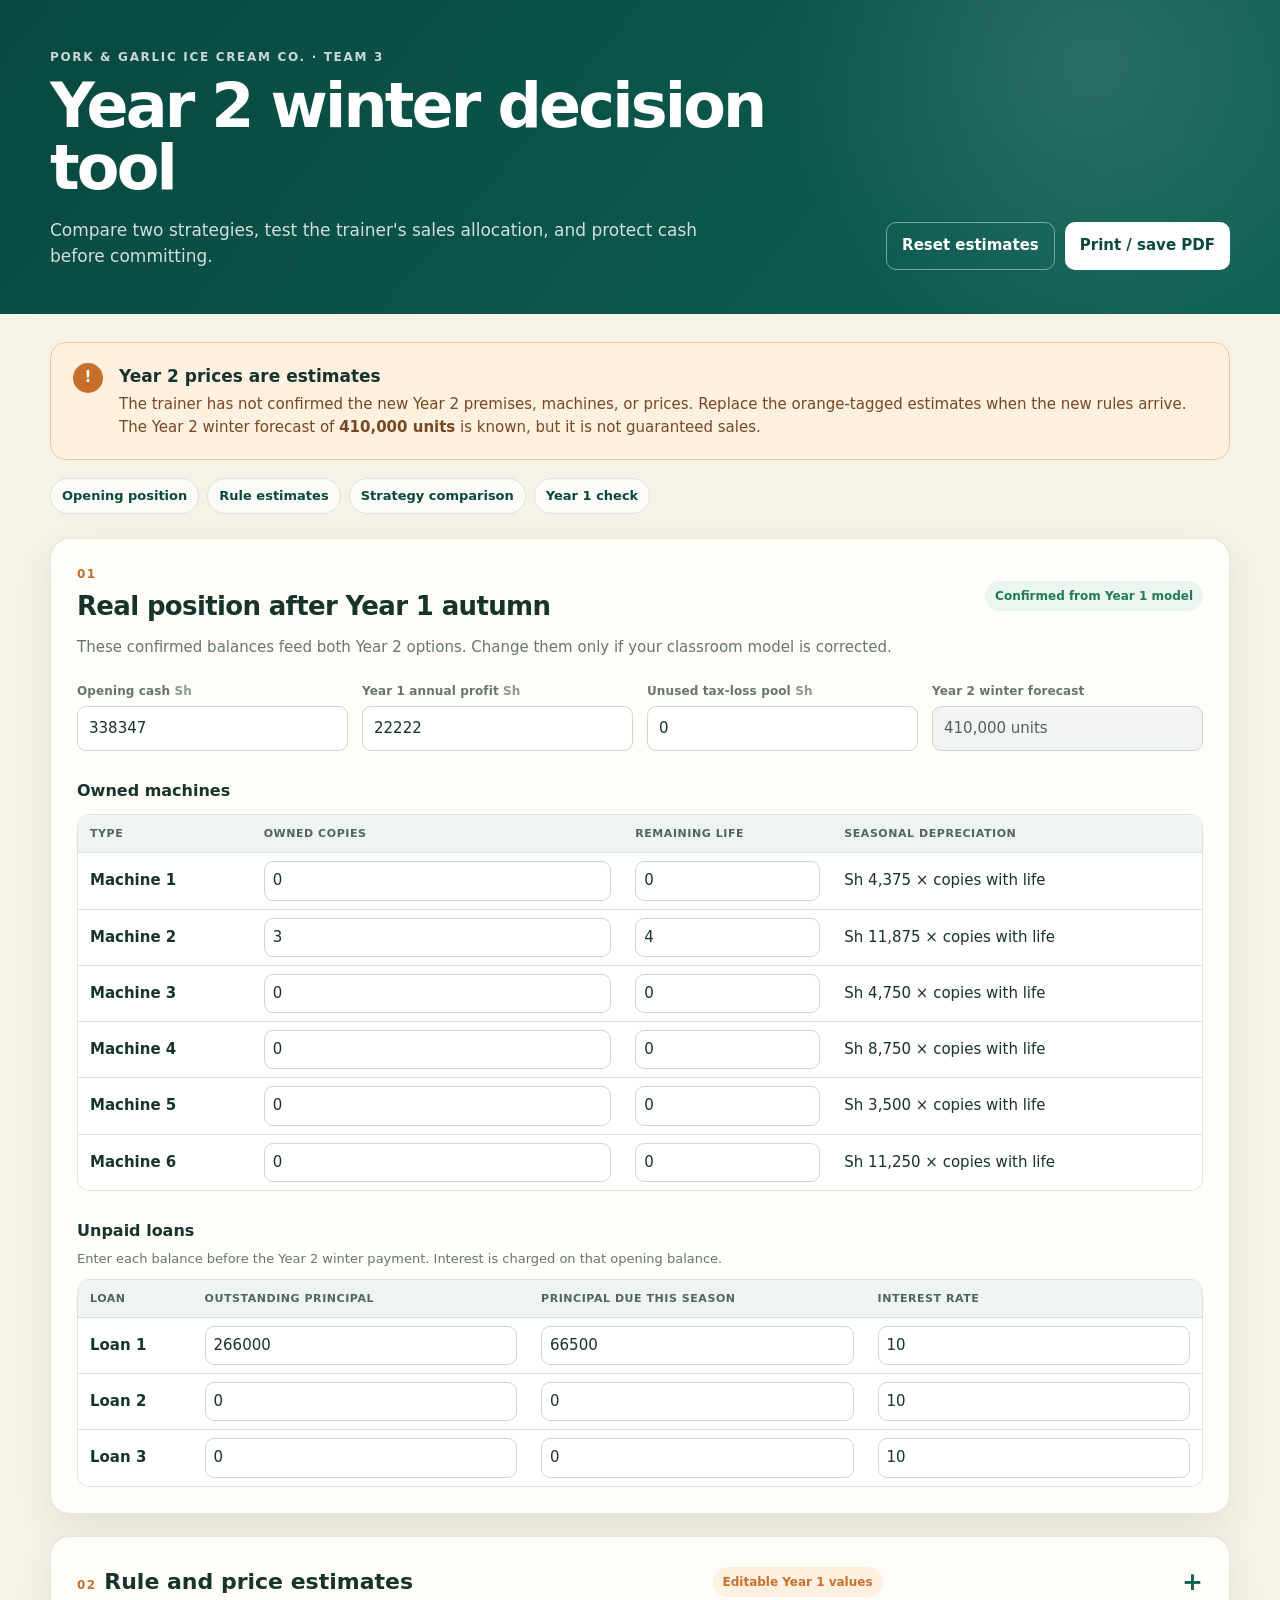
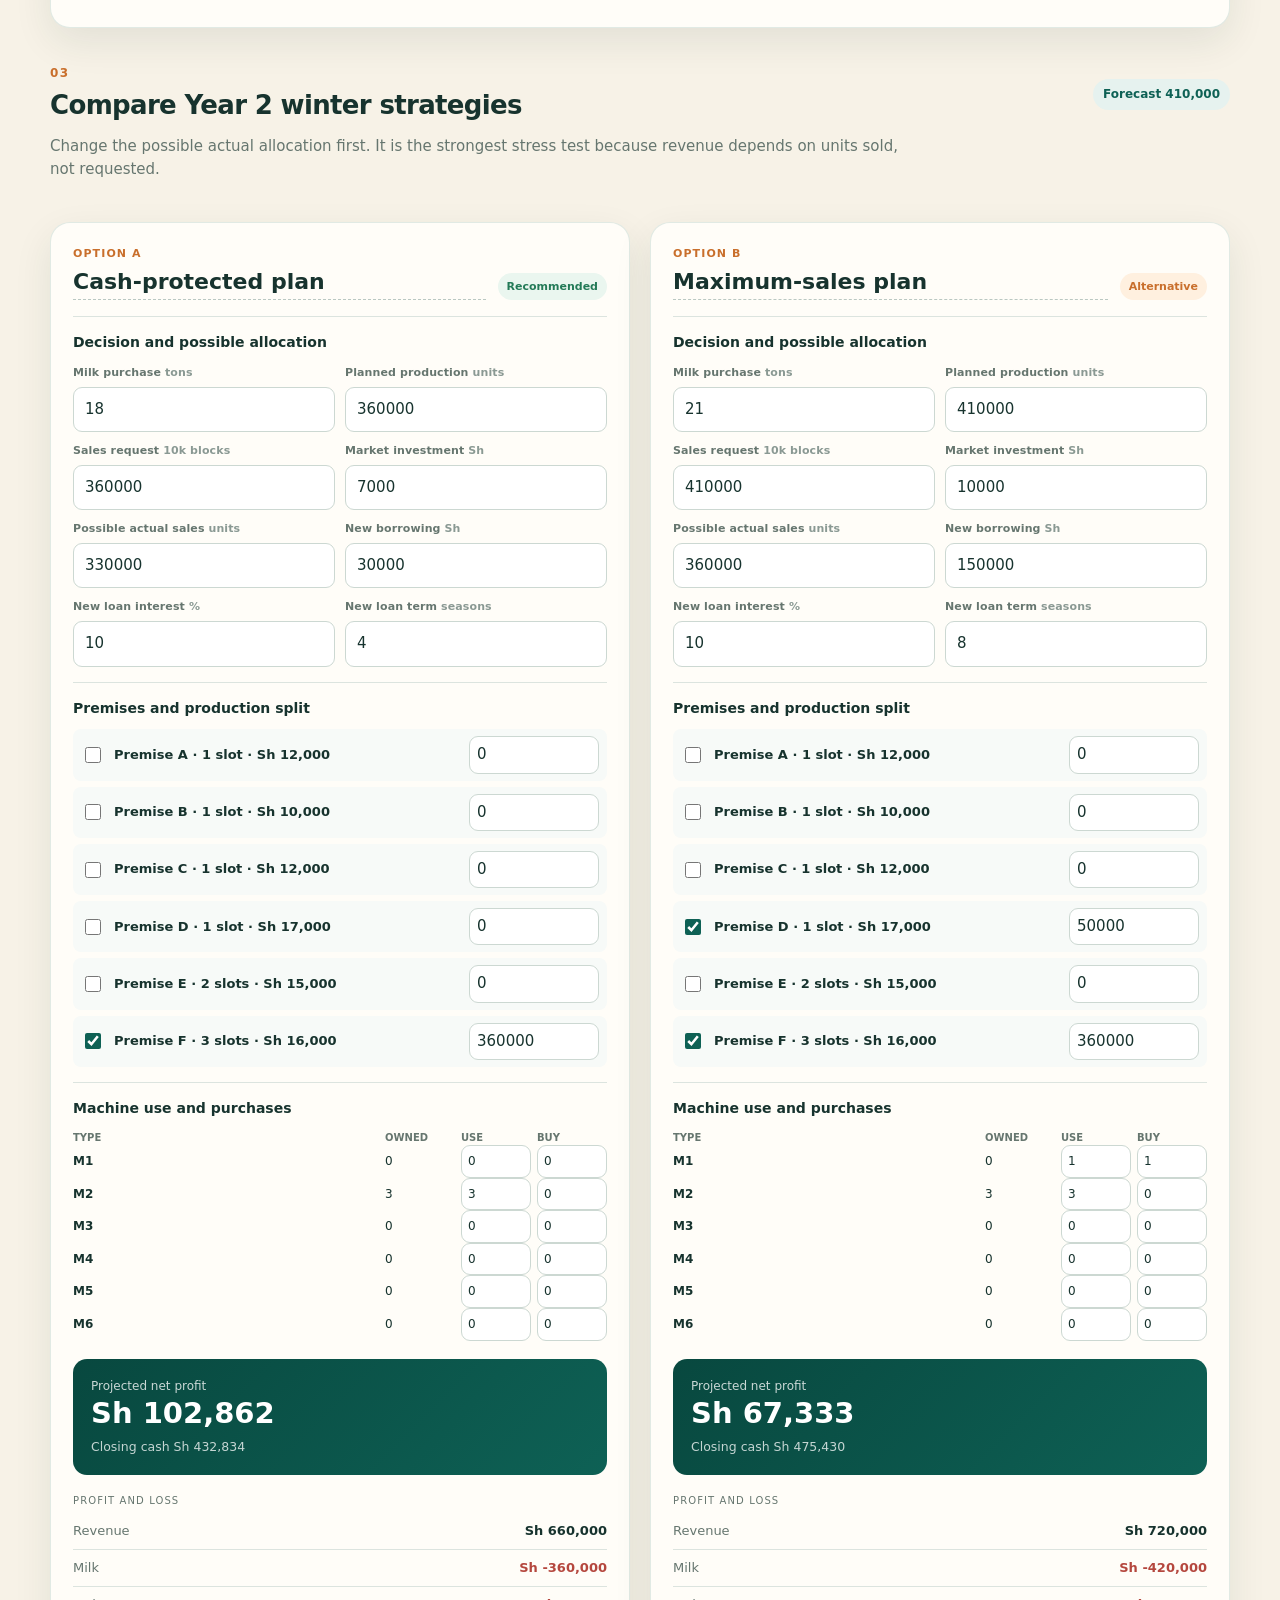
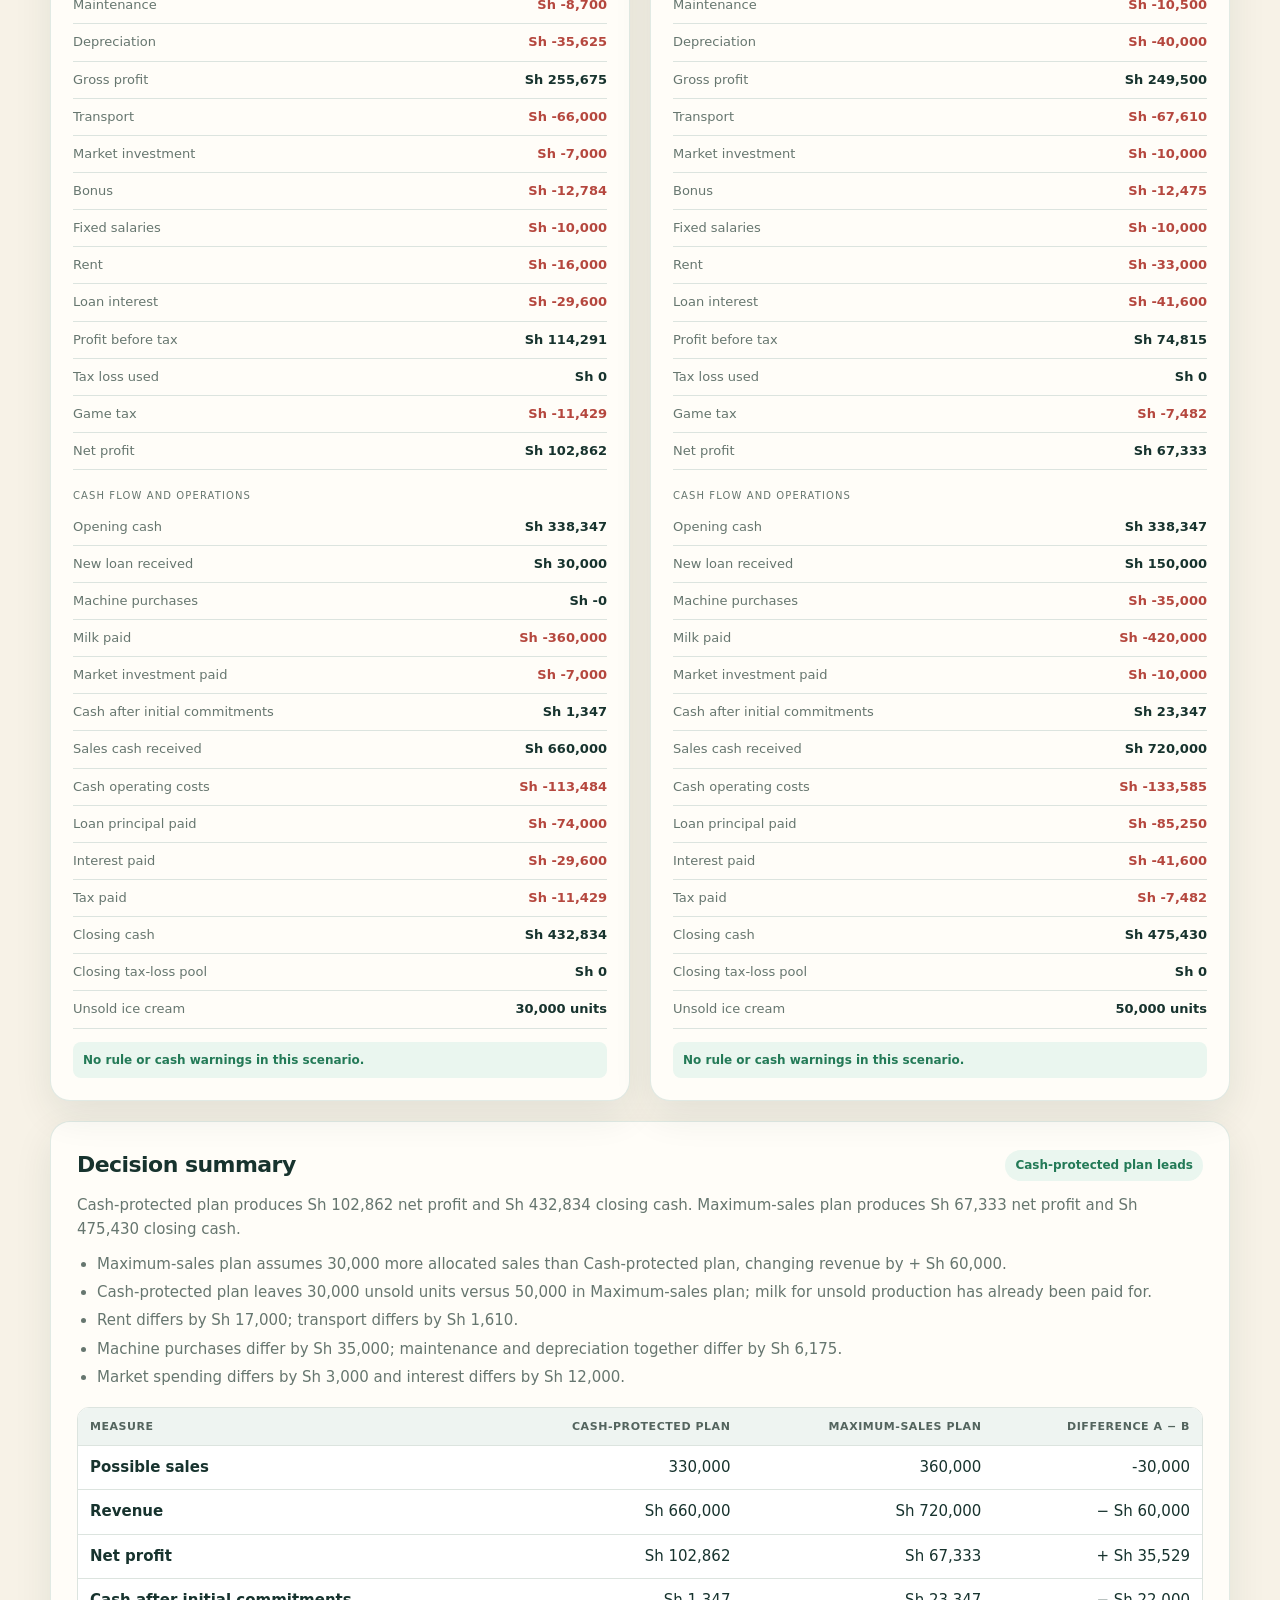
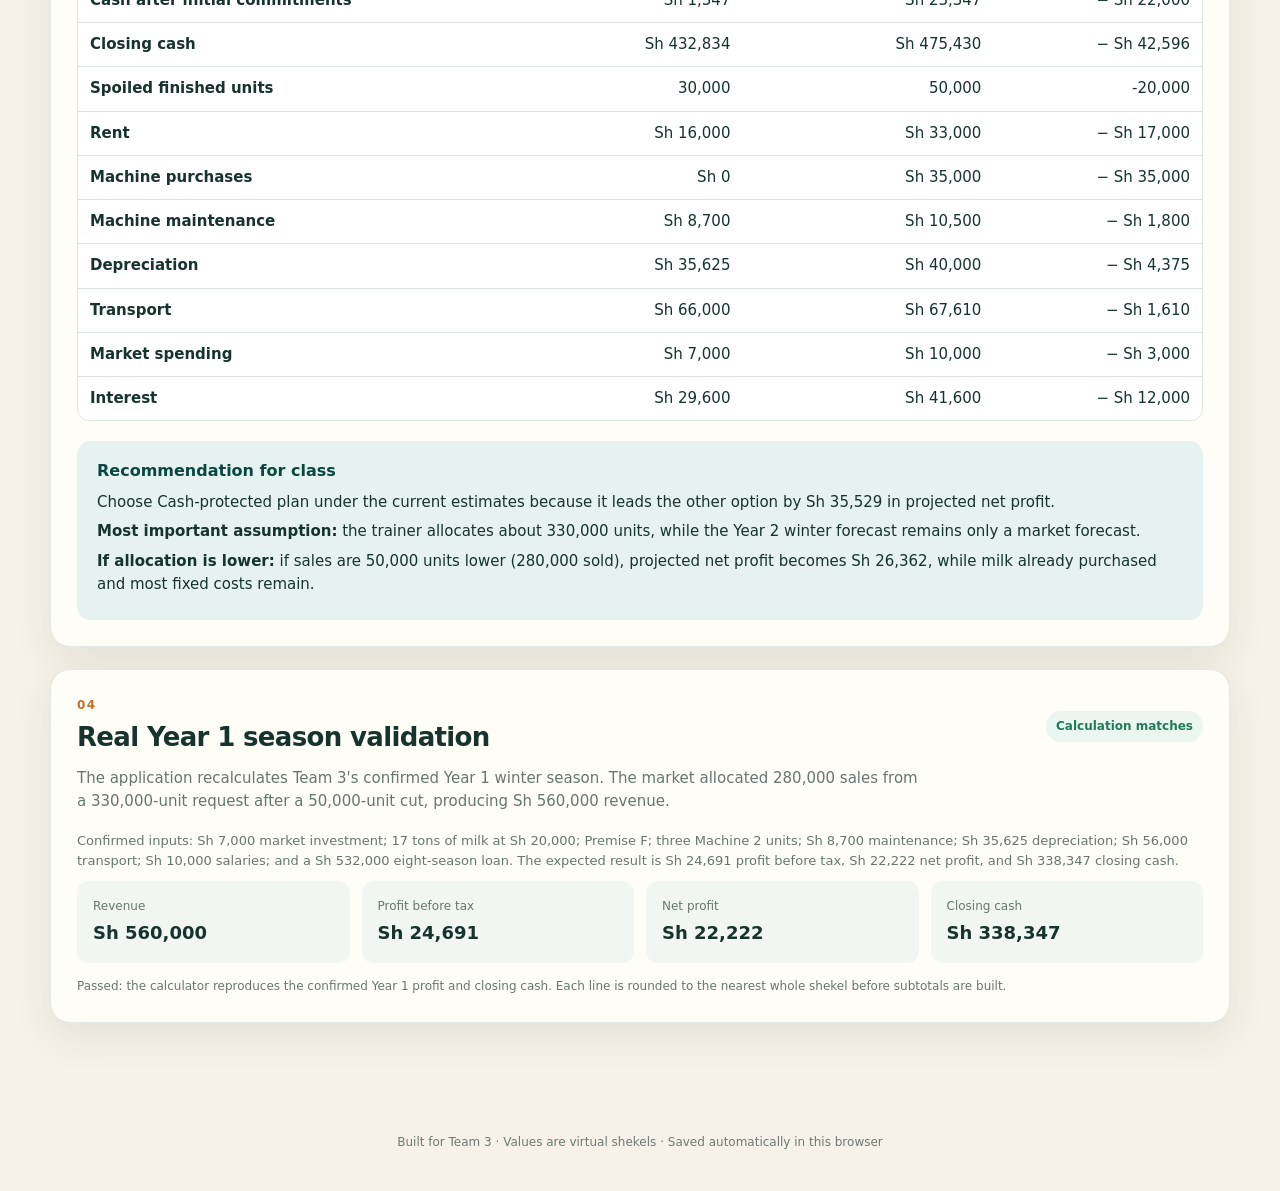
<file: index.html>
<!doctype html>
<html lang="en">
  <head>
    <meta charset="UTF-8" />
    <meta name="viewport" content="width=device-width, initial-scale=1.0" />
    <meta name="description" content="Team 3 Year 2 winter decision tool for the Pork and Garlic Ice Cream business simulation." />
    <title>Team 3 Year 2 Decision Tool</title>
    <link rel="stylesheet" href="styles.css" />
  </head>
  <body>
    <header class="hero">
      <div class="hero__inner">
        <div>
          <p class="eyebrow">Pork &amp; Garlic Ice Cream Co. · Team 3</p>
          <h1>Year 2 winter decision tool</h1>
          <p class="hero__copy">Compare two strategies, test the trainer's sales allocation, and protect cash before committing.</p>
        </div>
        <div class="hero__actions">
          <button class="button button--ghost" id="resetButton" type="button">Reset estimates</button>
          <button class="button button--light" id="printButton" type="button">Print / save PDF</button>
        </div>
      </div>
    </header>

    <main class="page-shell">
      <section class="notice" aria-labelledby="estimate-title">
        <div class="notice__icon">!</div>
        <div>
          <h2 id="estimate-title">Year 2 prices are estimates</h2>
          <p>The trainer has not confirmed the new Year 2 premises, machines, or prices. Replace the orange-tagged estimates when the new rules arrive. The Year 2 winter forecast of <strong>410,000 units</strong> is known, but it is not guaranteed sales.</p>
        </div>
      </section>

      <nav class="section-nav" aria-label="Page sections">
        <a href="#opening">Opening position</a>
        <a href="#assumptions">Rule estimates</a>
        <a href="#options">Strategy comparison</a>
        <a href="#validation">Year 1 check</a>
      </nav>

      <section class="panel" id="opening">
        <div class="section-heading">
          <div>
            <p class="section-number">01</p>
            <h2>Real position after Year 1 autumn</h2>
          </div>
          <span class="status status--good">Confirmed from Year 1 model</span>
        </div>
        <p class="section-intro">These confirmed balances feed both Year 2 options. Change them only if your classroom model is corrected.</p>

        <div class="input-grid input-grid--4">
          <label class="field">
            <span>Opening cash <em>Sh</em></span>
            <input id="openingCash" type="number" step="1" min="0" />
          </label>
          <label class="field">
            <span>Year 1 annual profit <em>Sh</em></span>
            <input id="year1Profit" type="number" step="1" />
          </label>
          <label class="field">
            <span>Unused tax-loss pool <em>Sh</em></span>
            <input id="openingTaxLoss" type="number" step="1" min="0" />
          </label>
          <label class="field field--readonly">
            <span>Year 2 winter forecast</span>
            <input value="410,000 units" readonly />
          </label>
        </div>

        <h3>Owned machines</h3>
        <div class="table-wrap">
          <table class="data-table" id="ownedMachinesTable">
            <thead><tr><th>Type</th><th>Owned copies</th><th>Remaining life</th><th>Seasonal depreciation</th></tr></thead>
            <tbody></tbody>
          </table>
        </div>

        <h3>Unpaid loans</h3>
        <p class="helper">Enter each balance before the Year 2 winter payment. Interest is charged on that opening balance.</p>
        <div class="table-wrap">
          <table class="data-table" id="loansTable">
            <thead><tr><th>Loan</th><th>Outstanding principal</th><th>Principal due this season</th><th>Interest rate</th></tr></thead>
            <tbody></tbody>
          </table>
        </div>
      </section>

      <details class="panel assumptions" id="assumptions">
        <summary>
          <span><span class="section-number">02</span> Rule and price estimates</span>
          <span class="estimate-chip">Editable Year 1 values</span>
        </summary>
        <p class="section-intro">These defaults come from Year 1 only. Update every changed value when the trainer releases Year 2 rules.</p>

        <div class="input-grid input-grid--4 compact-fields">
          <label class="field"><span>Sale price <em>Sh/unit</em></span><input id="salePrice" type="number" min="0" step="0.01" /></label>
          <label class="field"><span>Milk price <em>Sh/ton</em></span><input id="milkPrice" type="number" min="0" step="1" /></label>
          <label class="field"><span>Milk yield <em>units/ton</em></span><input id="milkYield" type="number" min="1" step="1" /></label>
          <label class="field"><span>Fixed salaries <em>Sh</em></span><input id="salary" type="number" min="0" step="1" /></label>
          <label class="field"><span>Bonus <em>% gross profit</em></span><input id="bonusRate" type="number" min="0" step="0.1" /></label>
          <label class="field"><span>Tax rate <em>%</em></span><input id="taxRate" type="number" min="0" step="0.1" /></label>
          <label class="field"><span>Minimum milk <em>tons</em></span><input id="minimumMilk" type="number" min="0" step="0.1" /></label>
          <label class="field"><span>Minimum market spend <em>Sh</em></span><input id="minimumMarket" type="number" min="0" step="1" /></label>
        </div>

        <h3>Premises estimates</h3>
        <div class="table-wrap">
          <table class="data-table" id="premiseRulesTable">
            <thead><tr><th>Premise</th><th>Machine slots</th><th>Transport Sh/unit</th><th>Rent Sh/season</th></tr></thead>
            <tbody></tbody>
          </table>
        </div>

        <h3>Machine estimates</h3>
        <div class="table-wrap">
          <table class="data-table" id="machineRulesTable">
            <thead><tr><th>Machine</th><th>Capacity</th><th>Purchase price</th><th>Maintenance</th><th>Depreciation</th></tr></thead>
            <tbody></tbody>
          </table>
        </div>
      </details>

      <section id="options">
        <div class="section-heading standalone-heading">
          <div>
            <p class="section-number">03</p>
            <h2>Compare Year 2 winter strategies</h2>
          </div>
          <span class="status">Forecast 410,000</span>
        </div>
        <p class="section-intro">Change the possible actual allocation first. It is the strongest stress test because revenue depends on units sold, not requested.</p>

        <div class="scenario-grid">
          <article class="scenario panel" data-scenario="a">
            <div class="scenario__header">
              <label class="scenario-name"><span>Option A</span><input id="a_name" type="text" /></label>
              <span id="aBadge" class="recommend-badge">Recommended</span>
            </div>
            <div class="scenario-inputs"></div>
            <div class="scenario-results"></div>
          </article>

          <article class="scenario panel" data-scenario="b">
            <div class="scenario__header">
              <label class="scenario-name"><span>Option B</span><input id="b_name" type="text" /></label>
              <span id="bBadge" class="risk-badge">Alternative</span>
            </div>
            <div class="scenario-inputs"></div>
            <div class="scenario-results"></div>
          </article>
        </div>

        <article class="panel comparison-panel">
          <div class="section-heading section-heading--small">
            <div><h2>Decision summary</h2></div>
            <span id="preferredOption" class="status status--good">Option A leads</span>
          </div>
          <div id="comparisonText" class="comparison-copy"></div>
          <ul id="comparisonDrivers" class="driver-list"></ul>
          <div class="comparison-table-wrap">
            <table class="comparison-table">
              <thead><tr><th>Measure</th><th id="compareNameA">Option A</th><th id="compareNameB">Option B</th><th>Difference A − B</th></tr></thead>
              <tbody id="comparisonBody"></tbody>
            </table>
          </div>
          <div class="recommendation">
            <h3>Recommendation for class</h3>
            <p id="recommendationText"></p>
            <p><strong>Most important assumption:</strong> <span id="assumptionText"></span></p>
            <p><strong>If allocation is lower:</strong> <span id="downsideText"></span></p>
          </div>
        </article>
      </section>

      <section class="panel" id="validation">
        <div class="section-heading">
          <div>
            <p class="section-number">04</p>
            <h2>Real Year 1 season validation</h2>
          </div>
          <span id="validationStatus" class="status status--good">Calculating check</span>
        </div>
        <p class="section-intro">The application recalculates Team 3's confirmed Year 1 winter season. The market allocated 280,000 sales from a 330,000-unit request after a 50,000-unit cut, producing Sh 560,000 revenue.</p>
        <p class="helper">Confirmed inputs: Sh 7,000 market investment; 17 tons of milk at Sh 20,000; Premise F; three Machine 2 units; Sh 8,700 maintenance; Sh 35,625 depreciation; Sh 56,000 transport; Sh 10,000 salaries; and a Sh 532,000 eight-season loan. The expected result is Sh 24,691 profit before tax, Sh 22,222 net profit, and Sh 338,347 closing cash.</p>
        <div class="validation-grid">
          <div><span>Revenue</span><strong id="validationRevenue">—</strong></div>
          <div><span>Profit before tax</span><strong id="validationPbt">—</strong></div>
          <div><span>Net profit</span><strong id="validationProfit">—</strong></div>
          <div><span>Closing cash</span><strong id="validationCash">—</strong></div>
        </div>
        <p id="validationNote" class="validation-note"></p>
      </section>
    </main>

    <footer>
      <p>Built for Team 3 · Values are virtual shekels · Saved automatically in this browser</p>
    </footer>

    <script src="app.js"></script>
  </body>
</html>
</file>
<file: styles.css>
:root {
  --ink: #17332e;
  --muted: #66766f;
  --teal: #0e6155;
  --teal-dark: #08483f;
  --teal-soft: #e6f2ef;
  --cream: #f7f2e7;
  --paper: #fffdf8;
  --orange: #c96f2c;
  --orange-soft: #fff0df;
  --red: #b5473e;
  --red-soft: #fff0ee;
  --green: #237a57;
  --green-soft: #eaf6ef;
  --line: #dce4df;
  --shadow: 0 14px 38px rgba(23, 51, 46, 0.09);
}

* { box-sizing: border-box; }
html { scroll-behavior: smooth; }
body {
  margin: 0;
  color: var(--ink);
  background: var(--cream);
  font-family: Inter, ui-sans-serif, system-ui, -apple-system, BlinkMacSystemFont, "Segoe UI", sans-serif;
  font-size: 15px;
  line-height: 1.55;
}
button, input, select { font: inherit; }
button, input, select { color: inherit; }

.hero {
  background:
    radial-gradient(circle at 85% 20%, rgba(255,255,255,.12), transparent 28%),
    linear-gradient(130deg, var(--teal-dark), var(--teal));
  color: white;
  padding: 48px 24px 44px;
}
.hero__inner {
  width: min(1180px, 100%);
  margin: 0 auto;
  display: flex;
  align-items: end;
  justify-content: space-between;
  gap: 30px;
}
.eyebrow { margin: 0 0 8px; font-size: 12px; font-weight: 800; letter-spacing: .14em; text-transform: uppercase; opacity: .78; }
h1 { max-width: 760px; margin: 0; font-size: clamp(35px, 6vw, 62px); line-height: 1.01; letter-spacing: -.045em; }
.hero__copy { max-width: 650px; margin: 17px 0 0; font-size: 17px; color: rgba(255,255,255,.82); }
.hero__actions { display: flex; gap: 10px; flex-wrap: wrap; justify-content: flex-end; }
.button { border: 0; border-radius: 10px; padding: 11px 15px; font-weight: 800; cursor: pointer; }
.button--light { background: white; color: var(--teal-dark); }
.button--ghost { background: transparent; color: white; border: 1px solid rgba(255,255,255,.42); }
.button:hover { transform: translateY(-1px); }

.page-shell { width: min(1180px, calc(100% - 32px)); margin: 28px auto 70px; }
.notice {
  display: flex; gap: 16px; align-items: flex-start;
  padding: 20px 22px; border: 1px solid #efc89c; border-radius: 16px; background: var(--orange-soft);
}
.notice__icon { display: grid; place-items: center; flex: 0 0 30px; height: 30px; border-radius: 50%; color: white; background: var(--orange); font-weight: 900; }
.notice h2 { margin: 0 0 4px; font-size: 17px; }
.notice p { margin: 0; color: #754723; }
.section-nav { display: flex; gap: 8px; flex-wrap: wrap; padding: 18px 0 2px; }
.section-nav a { color: var(--teal-dark); text-decoration: none; background: rgba(255,255,255,.7); border: 1px solid var(--line); padding: 7px 11px; border-radius: 999px; font-size: 13px; font-weight: 700; }

.panel { margin-top: 22px; padding: 26px; border: 1px solid rgba(14,97,85,.12); border-radius: 20px; background: var(--paper); box-shadow: var(--shadow); }
.section-heading { display: flex; justify-content: space-between; align-items: center; gap: 20px; }
.section-heading h2 { margin: 0; font-size: 26px; letter-spacing: -.025em; }
.section-heading--small h2 { font-size: 22px; }
.standalone-heading { margin-top: 36px; }
.section-number { margin: 0 0 2px; color: var(--orange); font-size: 12px; font-weight: 900; letter-spacing: .12em; }
.section-intro { max-width: 850px; margin: 10px 0 22px; color: var(--muted); }
.status, .estimate-chip { white-space: nowrap; padding: 6px 10px; border-radius: 999px; background: var(--teal-soft); color: var(--teal); font-size: 12px; font-weight: 800; }
.status--action, .estimate-chip { background: var(--orange-soft); color: var(--orange); }
.status--good { background: var(--green-soft); color: var(--green); }
.status--bad { background: var(--red-soft); color: var(--red); }
h3 { margin: 28px 0 10px; font-size: 16px; }
.helper { margin: -5px 0 10px; color: var(--muted); font-size: 13px; }

.input-grid { display: grid; gap: 14px; }
.input-grid--4 { grid-template-columns: repeat(4, 1fr); }
.field { display: grid; gap: 6px; }
.field > span { color: var(--muted); font-size: 12px; font-weight: 800; letter-spacing: .01em; }
.field em { color: #8a9993; font-style: normal; font-weight: 600; }
input, select {
  width: 100%; min-width: 0; padding: 10px 11px; border: 1px solid #ccd8d2; border-radius: 9px; background: white; outline: none;
}
input:focus, select:focus { border-color: var(--teal); box-shadow: 0 0 0 3px rgba(14,97,85,.12); }
.field--readonly input { background: #f1f4f2; color: #52605a; }
.compact-fields input { padding: 8px 9px; }

.table-wrap, .comparison-table-wrap { overflow-x: auto; border: 1px solid var(--line); border-radius: 12px; }
.data-table, .comparison-table { width: 100%; border-collapse: collapse; background: white; }
th { padding: 10px 12px; background: #eef4f1; color: #53645e; font-size: 11px; text-align: left; text-transform: uppercase; letter-spacing: .05em; }
td { padding: 8px 12px; border-top: 1px solid var(--line); }
td input { padding: 7px 8px; }
.data-table td:first-child { font-weight: 800; }

.assumptions summary { display: flex; align-items: center; justify-content: space-between; gap: 15px; cursor: pointer; font-size: 22px; font-weight: 850; list-style: none; }
.assumptions summary::-webkit-details-marker { display: none; }
.assumptions summary::after { content: "+"; order: 3; font-size: 25px; color: var(--teal); }
.assumptions[open] summary::after { content: "−"; }

.scenario-grid { display: grid; grid-template-columns: 1fr 1fr; gap: 20px; }
.scenario { margin-top: 18px; min-width: 0; padding: 22px; }
.scenario__header { display: flex; justify-content: space-between; align-items: end; gap: 12px; margin-bottom: 16px; }
.scenario-name { display: grid; gap: 3px; flex: 1; }
.scenario-name span { color: var(--orange); font-size: 11px; font-weight: 900; text-transform: uppercase; letter-spacing: .1em; }
.scenario-name input { padding: 0; border: 0; border-bottom: 1px dashed #bac8c2; border-radius: 0; background: transparent; font-size: 22px; font-weight: 850; }
.scenario-name input:focus { box-shadow: none; }
.recommend-badge, .risk-badge { padding: 5px 9px; border-radius: 999px; font-size: 11px; font-weight: 850; white-space: nowrap; }
.recommend-badge { color: var(--green); background: var(--green-soft); }
.risk-badge { color: var(--orange); background: var(--orange-soft); }
.subsection { padding-top: 15px; margin-top: 15px; border-top: 1px solid var(--line); }
.subsection:first-child { margin-top: 0; }
.subsection h3 { margin: 0 0 10px; font-size: 14px; }
.mini-grid { display: grid; grid-template-columns: 1fr 1fr; gap: 10px; }
.mini-grid .field > span { font-size: 11px; }
.premise-picker { display: grid; gap: 6px; }
.premise-row { display: grid; grid-template-columns: 25px 1fr 130px; gap: 8px; align-items: center; padding: 7px 8px; background: #f7faf8; border-radius: 8px; }
.premise-row input[type="checkbox"] { width: 16px; height: 16px; accent-color: var(--teal); }
.premise-row strong { font-size: 13px; }
.premise-row input[type="number"] { padding: 6px 7px; }
.machine-use { display: grid; grid-template-columns: 1fr 70px 70px 70px; gap: 6px; align-items: center; font-size: 12px; }
.machine-use--head { color: var(--muted); font-size: 10px; font-weight: 800; text-transform: uppercase; }
.machine-use input { padding: 6px; }

.scenario-results { margin-top: 18px; }
.metric-hero { padding: 18px; border-radius: 14px; color: white; background: linear-gradient(135deg, var(--teal-dark), var(--teal)); }
.metric-hero span { display: block; font-size: 12px; opacity: .78; }
.metric-hero strong { display: block; margin-top: 3px; font-size: 29px; line-height: 1.1; }
.metric-hero small { display: block; margin-top: 7px; opacity: .76; }
.metric-row { display: grid; grid-template-columns: 1fr auto; gap: 15px; padding: 8px 0; border-bottom: 1px solid var(--line); font-size: 13px; }
.metric-row span { color: var(--muted); }
.metric-row strong.negative { color: var(--red); }
.result-heading { margin: 18px 0 5px; color: var(--muted); font-size: 10px; text-transform: uppercase; letter-spacing: .11em; }
.warning-list { display: grid; gap: 7px; margin-top: 13px; }
.warning { padding: 9px 10px; border-radius: 8px; background: var(--red-soft); color: var(--red); font-size: 12px; font-weight: 700; }
.warning--okay { background: var(--green-soft); color: var(--green); }

.comparison-panel { margin-top: 20px; }
.comparison-copy { margin: 12px 0 18px; color: var(--muted); }
.driver-list { margin: -6px 0 18px; padding-left: 20px; color: var(--muted); }
.driver-list li { margin: 5px 0; }
.comparison-table th:not(:first-child), .comparison-table td:not(:first-child) { text-align: right; }
.comparison-table td { padding: 10px 12px; }
.comparison-table td:first-child { font-weight: 750; }
.recommendation { margin-top: 20px; padding: 18px 20px; border-radius: 14px; background: var(--teal-soft); }
.recommendation h3 { margin: 0 0 7px; color: var(--teal-dark); }
.recommendation p { margin: 6px 0; }

.validation-grid { display: grid; grid-template-columns: repeat(4, 1fr); gap: 12px; }
.validation-grid div { padding: 16px; border-radius: 12px; background: #f1f6f3; }
.validation-grid span { display: block; color: var(--muted); font-size: 12px; }
.validation-grid strong { display: block; margin-top: 4px; font-size: 18px; }
.validation-note { margin: 14px 0 0; color: var(--muted); font-size: 12px; }
footer { padding: 28px 20px; text-align: center; color: #6c7a74; font-size: 12px; }

@media (max-width: 900px) {
  .hero__inner { align-items: flex-start; flex-direction: column; }
  .hero__actions { justify-content: flex-start; }
  .input-grid--4 { grid-template-columns: 1fr 1fr; }
  .scenario-grid { grid-template-columns: 1fr; }
  .validation-grid { grid-template-columns: 1fr 1fr; }
}
@media (max-width: 560px) {
  .page-shell { width: min(100% - 20px, 1180px); }
  .hero { padding: 34px 16px; }
  .panel { padding: 18px; border-radius: 15px; }
  .input-grid--4, .mini-grid, .validation-grid { grid-template-columns: 1fr; }
  .section-heading { align-items: flex-start; flex-direction: column; gap: 10px; }
  .scenario__header { align-items: flex-start; }
  .premise-row { grid-template-columns: 22px 1fr; }
  .premise-row input[type="number"] { grid-column: 2; }
}

@media print {
  body { background: white; font-size: 11px; }
  .hero { padding: 20px; }
  .hero__actions, .section-nav, .assumptions { display: none; }
  .page-shell { width: 100%; margin: 10px 0; }
  .panel { box-shadow: none; break-inside: avoid; }
  .scenario-grid { grid-template-columns: 1fr 1fr; }
}
</file>
